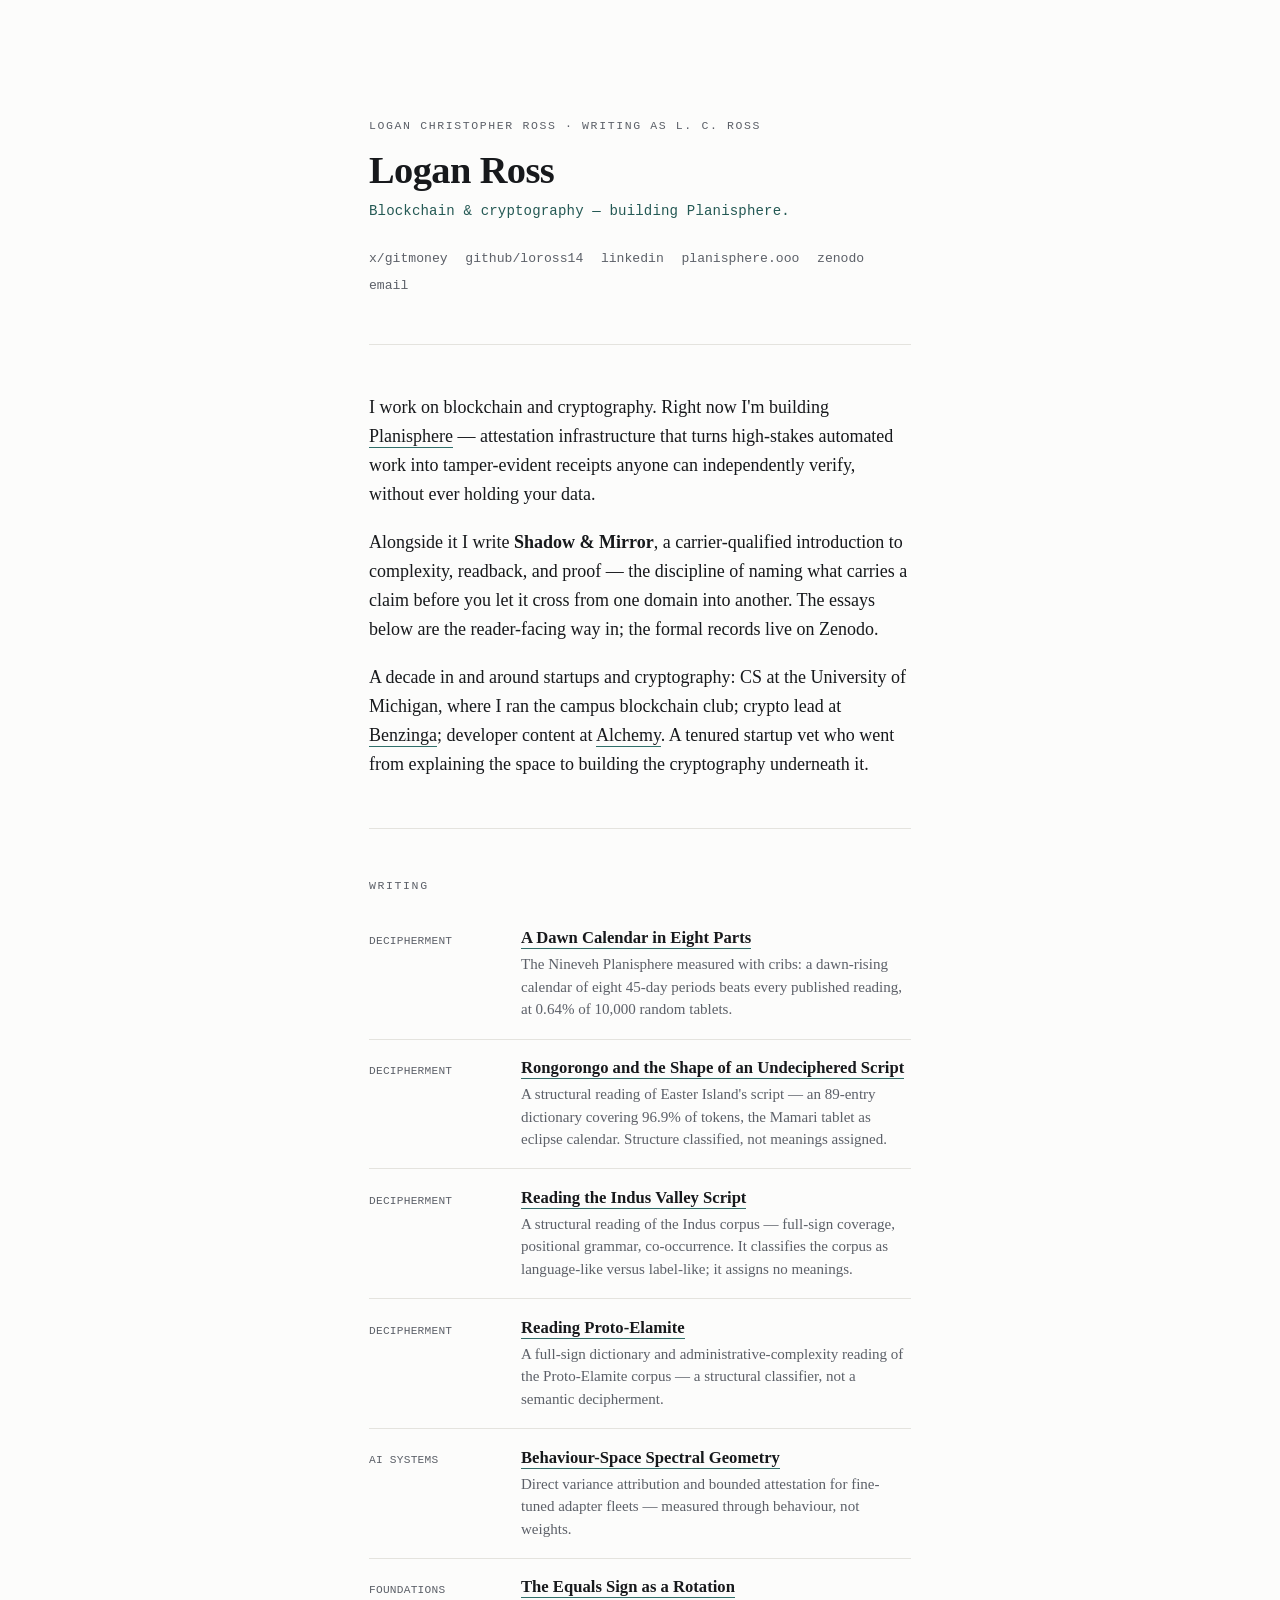
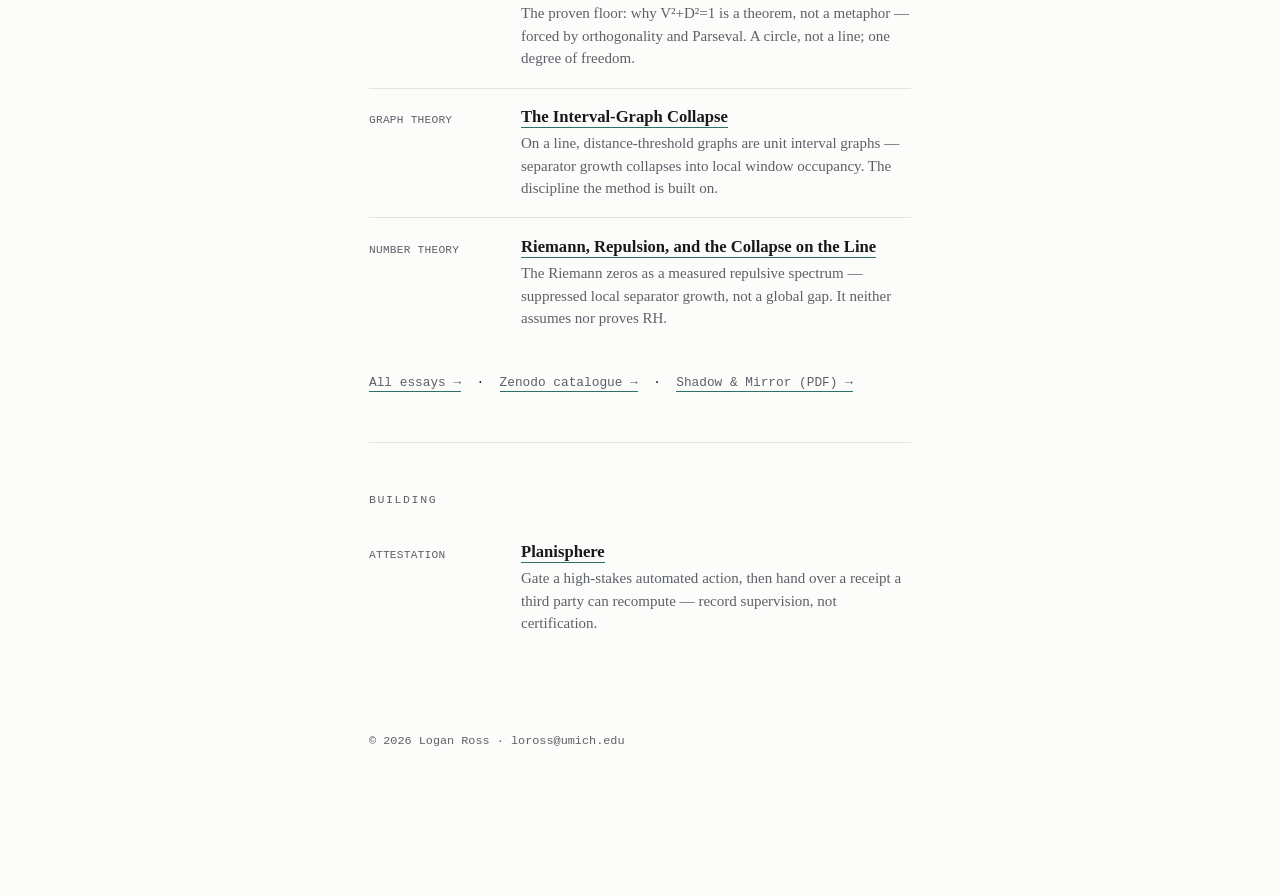
<file: public/index.html>
<!doctype html>
<html lang="en">
<head>
  <meta charset="utf-8">
  <meta name="viewport" content="width=device-width, initial-scale=1">
  <title>Logan Ross</title>
  <meta name="description" content="Logan Ross (L. C. Ross) works on blockchain and cryptography. Building Planisphere — attestation that turns high-stakes automated work into independently verifiable receipts. Author of Shadow & Mirror; UMich CS; Alchemy and Benzinga alum.">
  <link rel="canonical" href="https://logan.engineering/">
  <link rel="icon" href="/logie-copper-scroll.svg" type="image/svg+xml">
  <meta name="theme-color" content="#FCFCFB" media="(prefers-color-scheme: light)">
  <meta name="theme-color" content="#111317" media="(prefers-color-scheme: dark)">

  <meta property="og:type" content="profile">
  <meta property="og:title" content="Logan Ross (L. C. Ross)">
  <meta property="og:description" content="Computer scientist working on blockchain & cryptography. Founder of Planisphere — verifiable receipts for automated work. Formerly Benzinga crypto lead & Alchemy; author of Shadow & Mirror.">
  <meta property="og:url" content="https://logan.engineering/">
  <meta property="og:site_name" content="Logan Ross">
  <meta property="profile:first_name" content="Logan">
  <meta property="profile:last_name" content="Ross">
  <meta property="profile:username" content="gitmoney">

  <meta name="twitter:card" content="summary">
  <meta name="twitter:title" content="Logan Ross (L. C. Ross)">
  <meta name="twitter:description" content="Computer scientist working on blockchain & cryptography. Founder of Planisphere. Formerly Benzinga crypto lead & Alchemy; author of Shadow & Mirror.">
  <meta name="twitter:creator" content="@gitmoney">

  <script type="application/ld+json">
  {
    "@context":"https://schema.org",
    "@type":"Person",
    "name":"Logan Ross",
    "alternateName":["L. C. Ross","Logan Christopher Ross","gitmoney"],
    "url":"https://logan.engineering/",
    "description":"Computer scientist working on blockchain and cryptography. Founder of Planisphere, attestation infrastructure that turns high-stakes automated work into independently verifiable receipts. Formerly crypto lead at Benzinga and developer content at Alchemy; author of Shadow & Mirror and a Rongorongo decipherment.",
    "jobTitle":"Founder",
    "worksFor":{"@type":"Organization","name":"Planisphere","url":"https://planisphere.ooo"},
    "alumniOf":{"@type":"CollegeOrUniversity","name":"University of Michigan"},
    "knowsAbout":["Blockchain","Applied cryptography","Attestation","AI action gating","Complexity theory","Graph theory","Knowledge graphs","Script decipherment"],
    "sameAs":[
      "https://x.com/gitmoney",
      "https://www.linkedin.com/in/loganross22",
      "https://github.com/loross14",
      "https://zenodo.org/search?q=metadata.creators.person_or_org.name%3A%22Ross%2C%20Logan%22",
      "https://planisphere.ooo",
      "https://www.benzinga.com/money/author/logan-ross",
      "https://www.alchemy.com/author/logan-ross"
    ]
  }
  </script>

  <style>
    :root{
      --ground:#FCFCFB; --ink:#17191C; --muted:#5C6068;
      --hair:#E4E3DE; --accent:#2F6F6A; --accent-ink:#245954;
      --serif:"Charter","Iowan Old Style","Palatino Linotype",Palatino,Georgia,"Times New Roman",serif;
      --mono:ui-monospace,"SF Mono","JetBrains Mono",Menlo,Consolas,monospace;
      --measure:66ch;
    }
    @media (prefers-color-scheme:dark){
      :root{ --ground:#111317; --ink:#E9E9EC; --muted:#979BA3; --hair:#262A31; --accent:#66B9AF; --accent-ink:#7FC7BE; }
    }
    :root[data-theme="light"]{ --ground:#FCFCFB; --ink:#17191C; --muted:#5C6068; --hair:#E4E3DE; --accent:#2F6F6A; --accent-ink:#245954; }
    :root[data-theme="dark"]{ --ground:#111317; --ink:#E9E9EC; --muted:#979BA3; --hair:#262A31; --accent:#66B9AF; --accent-ink:#7FC7BE; }

    *{box-sizing:border-box}
    html{-webkit-text-size-adjust:100%}
    body{ margin:0; background:var(--ground); color:var(--ink); font-family:var(--serif); font-size:18px; line-height:1.62; -webkit-font-smoothing:antialiased; text-rendering:optimizeLegibility; }
    .wrap{max-width:var(--measure); margin:0 auto; padding:13vh 26px 16vh}

    .eyebrow{ font-family:var(--mono); font-size:.72rem; letter-spacing:.14em; text-transform:uppercase; color:var(--muted); margin:0 0 .9rem; }
    h1{ font-size:2.4rem; line-height:1.08; font-weight:600; letter-spacing:-.015em; margin:.1rem 0 .5rem; text-wrap:balance; }
    .role{font-family:var(--mono); font-size:.88rem; color:var(--accent-ink); margin:0 0 1.6rem; letter-spacing:.01em}
    .links{ display:flex; flex-wrap:wrap; gap:.35rem 1.1rem; font-family:var(--mono); font-size:.82rem; margin:0; padding:0; list-style:none; }
    .links a{color:var(--muted); text-decoration:none; border-bottom:1px solid transparent; padding-bottom:1px; transition:color .15s, border-color .15s}
    .links a:hover{color:var(--accent-ink); border-color:var(--accent)}

    hr{border:0; border-top:1px solid var(--hair); margin:3rem 0}

    section > p{margin:0 0 1.15rem}
    section > p:last-child{margin-bottom:0}
    strong{font-weight:600}
    em{font-style:italic}
    a.inline{color:var(--ink); text-decoration:none; border-bottom:1px solid var(--accent); padding-bottom:1px; transition:color .15s}
    a.inline:hover{color:var(--accent-ink)}

    .list{list-style:none; margin:0; padding:0}
    .list li{ display:grid; grid-template-columns:8.5rem 1fr; gap:1rem; padding:1.1rem 0; border-top:1px solid var(--hair); }
    .list li:first-child{border-top:0}
    .tag{font-family:var(--mono); font-size:.7rem; color:var(--muted); padding-top:.3rem; letter-spacing:.02em; text-transform:uppercase}
    .entry h3{margin:0 0 .25rem; font-size:1.04rem; font-weight:600; line-height:1.32}
    .entry h3 a{color:var(--ink); text-decoration:none; border-bottom:1px solid var(--accent); padding-bottom:1px; transition:color .15s}
    .entry h3 a:hover{color:var(--accent-ink)}
    .entry p{margin:0; color:var(--muted); font-size:.94rem; line-height:1.5}

    .more{font-family:var(--mono); font-size:.8rem; margin:1.6rem 0 0}
    .more a{color:var(--muted); text-decoration:none; border-bottom:1px solid var(--accent); padding-bottom:1px}
    .more a:hover{color:var(--accent-ink)}

    footer{margin-top:5rem; font-family:var(--mono); font-size:.74rem; color:var(--muted)}
    a:focus-visible, .links a:focus-visible{outline:2px solid var(--accent); outline-offset:3px; border-radius:2px}
    @media (prefers-reduced-motion:reduce){*{transition:none !important}}
    @media (max-width:560px){
      .wrap{padding:8vh 20px 12vh}
      h1{font-size:2rem}
      .list li{grid-template-columns:1fr; gap:.2rem}
      .tag{padding-top:0}
    }
  </style>
</head>
<body>
  <main class="wrap">
    <header>
      <p class="eyebrow">Logan Christopher Ross · writing as L.&nbsp;C.&nbsp;Ross</p>
      <h1>Logan Ross</h1>
      <p class="role">Blockchain &amp; cryptography — building Planisphere.</p>
      <ul class="links">
        <li><a href="https://x.com/gitmoney">x/gitmoney</a></li>
        <li><a href="https://github.com/loross14">github/loross14</a></li>
        <li><a href="https://www.linkedin.com/in/loganross22">linkedin</a></li>
        <li><a href="https://planisphere.ooo">planisphere.ooo</a></li>
        <li><a href="https://zenodo.org/search?q=metadata.creators.person_or_org.name%3A%22Ross%2C%20Logan%22">zenodo</a></li>
        <li><a href="mailto:loross@umich.edu">email</a></li>
      </ul>
    </header>

    <hr>

    <section aria-label="About">
      <p>I work on blockchain and cryptography. Right now I'm building <a class="inline" href="https://planisphere.ooo">Planisphere</a> — attestation infrastructure that turns high-stakes automated work into tamper-evident receipts anyone can independently verify, without ever holding your data.</p>
      <p>Alongside it I write <strong>Shadow&nbsp;&amp;&nbsp;Mirror</strong>, a carrier-qualified introduction to complexity, readback, and proof — the discipline of naming what carries a claim before you let it cross from one domain into another. The essays below are the reader-facing way in; the formal records live on Zenodo.</p>
      <p>A decade in and around startups and cryptography: CS at the University of Michigan, where I ran the campus blockchain club; crypto lead at <a class="inline" href="https://www.benzinga.com/money/author/logan-ross">Benzinga</a>; developer content at <a class="inline" href="https://www.alchemy.com/author/logan-ross">Alchemy</a>. A tenured startup vet who went from explaining the space to building the cryptography underneath it.</p>
    </section>

    <hr>

    <section aria-label="Writing">
      <p class="eyebrow">Writing</p>
      <ul class="list">
        <li>
          <span class="tag">Decipherment</span>
          <div class="entry">
            <h3><a href="/essays/dawn-calendar-k8538">A Dawn Calendar in Eight Parts</a></h3>
            <p>The Nineveh Planisphere measured with cribs: a dawn-rising calendar of eight 45-day periods beats every published reading, at 0.64% of 10,000 random tablets.</p>
          </div>
        </li>
        <li>
          <span class="tag">Decipherment</span>
          <div class="entry">
            <h3><a href="/essays/deciphering-rongorongo">Rongorongo and the Shape of an Undeciphered Script</a></h3>
            <p>A structural reading of Easter Island's script — an 89-entry dictionary covering 96.9% of tokens, the Mamari tablet as eclipse calendar. Structure classified, not meanings assigned.</p>
          </div>
        </li>
        <li>
          <span class="tag">Decipherment</span>
          <div class="entry">
            <h3><a href="/essays/reading-indus-valley-script">Reading the Indus Valley Script</a></h3>
            <p>A structural reading of the Indus corpus — full-sign coverage, positional grammar, co-occurrence. It classifies the corpus as language-like versus label-like; it assigns no meanings.</p>
          </div>
        </li>
        <li>
          <span class="tag">Decipherment</span>
          <div class="entry">
            <h3><a href="/essays/reading-proto-elamite">Reading Proto-Elamite</a></h3>
            <p>A full-sign dictionary and administrative-complexity reading of the Proto-Elamite corpus — a structural classifier, not a semantic decipherment.</p>
          </div>
        </li>
        <li>
          <span class="tag">AI Systems</span>
          <div class="entry">
            <h3><a href="/essays/behaviour-space-spectral-geometry">Behaviour-Space Spectral Geometry</a></h3>
            <p>Direct variance attribution and bounded attestation for fine-tuned adapter fleets — measured through behaviour, not weights.</p>
          </div>
        </li>
        <li>
          <span class="tag">Foundations</span>
          <div class="entry">
            <h3><a href="/essays/the-equals-sign-as-a-rotation">The Equals Sign as a Rotation</a></h3>
            <p>The proven floor: why V²+D²=1 is a theorem, not a metaphor — forced by orthogonality and Parseval. A circle, not a line; one degree of freedom.</p>
          </div>
        </li>
        <li>
          <span class="tag">Graph Theory</span>
          <div class="entry">
            <h3><a href="/essays/interval-graph-collapse-separator-growth">The Interval-Graph Collapse</a></h3>
            <p>On a line, distance-threshold graphs are unit interval graphs — separator growth collapses into local window occupancy. The discipline the method is built on.</p>
          </div>
        </li>
        <li>
          <span class="tag">Number Theory</span>
          <div class="entry">
            <h3><a href="/essays/riemann-repulsion-collapse-treewidth">Riemann, Repulsion, and the Collapse on the Line</a></h3>
            <p>The Riemann zeros as a measured repulsive spectrum — suppressed local separator growth, not a global gap. It neither assumes nor proves RH.</p>
          </div>
        </li>
      </ul>
      <p class="more"><a href="/essays">All essays →</a> &nbsp;·&nbsp; <a href="https://zenodo.org/search?q=metadata.creators.person_or_org.name%3A%22Ross%2C%20Logan%22">Zenodo catalogue →</a> &nbsp;·&nbsp; <a href="/thesis.pdf">Shadow &amp; Mirror (PDF) →</a></p>
    </section>

    <hr>

    <section aria-label="Building">
      <p class="eyebrow">Building</p>
      <ul class="list">
        <li>
          <span class="tag">Attestation</span>
          <div class="entry">
            <h3><a href="https://planisphere.ooo">Planisphere</a></h3>
            <p>Gate a high-stakes automated action, then hand over a receipt a third party can recompute — record supervision, not certification.</p>
          </div>
        </li>
      </ul>
    </section>

    <footer>© 2026 Logan Ross · loross@umich.edu</footer>
  </main>
</body>
</html>
</file>
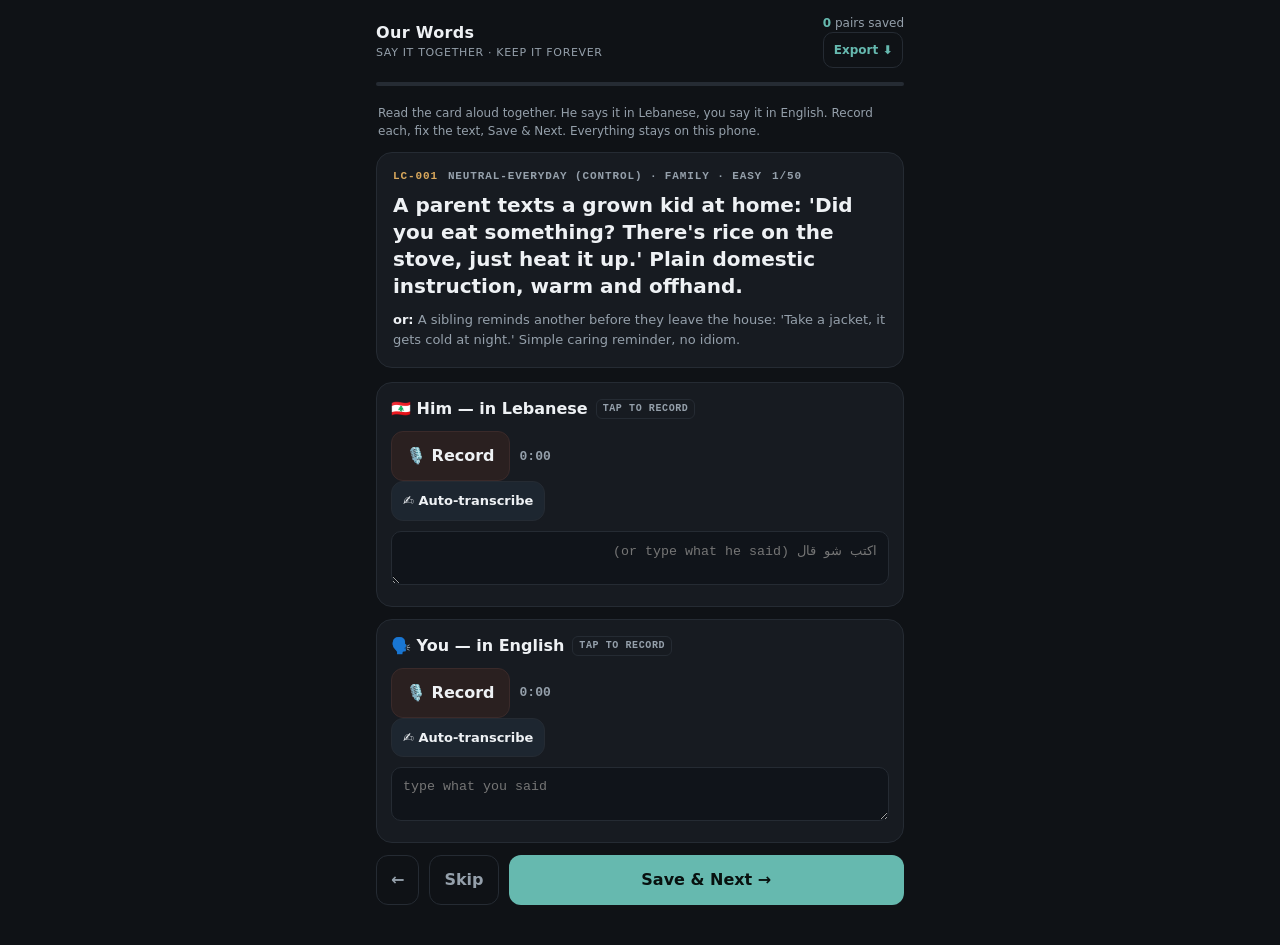
<file: public/collect/index.html>
<!doctype html>
<html lang="en">
<head>
<meta charset="utf-8">
<meta name="viewport" content="width=device-width, initial-scale=1, viewport-fit=cover">
<meta name="robots" content="noindex,nofollow">
<meta name="theme-color" content="#0f1216">
<meta name="apple-mobile-web-app-capable" content="yes">
<meta name="apple-mobile-web-app-status-bar-style" content="black-translucent">
<meta name="apple-mobile-web-app-title" content="Our Words">
<title>Our Words</title>
<style>
  :root{--bg:#0f1216;--card:#171b21;--ink:#eef1f4;--dim:#95a0ab;--hair:#252b33;--accent:#66b9af;--rec:#e5604e;--gold:#d9a85c}
  *{box-sizing:border-box}
  html,body{margin:0;height:100%}
  body{background:var(--bg);color:var(--ink);font:16px/1.5 -apple-system,BlinkMacSystemFont,"Segoe UI",system-ui,sans-serif;
       padding:env(safe-area-inset-top) env(safe-area-inset-right) env(safe-area-inset-bottom) env(safe-area-inset-left);
       -webkit-font-smoothing:antialiased}
  .wrap{max-width:560px;margin:0 auto;padding:14px 16px 40px;display:flex;flex-direction:column;min-height:100%}
  header{display:flex;align-items:center;justify-content:space-between;gap:10px;margin-bottom:12px}
  .brand{font-weight:800;letter-spacing:.02em}
  .brand small{display:block;font-weight:500;font-size:11px;color:var(--dim);letter-spacing:.06em;text-transform:uppercase}
  .count{font-size:12px;color:var(--dim);text-align:right}
  .count b{color:var(--accent)}
  .bar{height:4px;background:var(--hair);border-radius:99px;overflow:hidden;margin:2px 0 16px}
  .bar>i{display:block;height:100%;background:var(--accent);width:0;transition:width .3s}
  .card{background:var(--card);border:1px solid var(--hair);border-radius:16px;padding:18px 16px;margin-bottom:14px}
  .meta{font:600 11px/1 ui-monospace,Menlo,monospace;letter-spacing:.08em;text-transform:uppercase;color:var(--gold);margin-bottom:10px;display:flex;gap:10px;flex-wrap:wrap}
  .meta .n{color:var(--dim)}
  .prompt{font-size:20px;line-height:1.35;font-weight:600}
  .alt{margin-top:10px;font-size:13px;color:var(--dim)}
  .alt b{color:var(--ink);font-weight:600}
  .zone{background:var(--card);border:1px solid var(--hair);border-radius:16px;padding:14px;margin-bottom:12px}
  .zlab{font-weight:700;margin-bottom:10px;display:flex;align-items:center;gap:8px}
  .zlab .tag{font:600 10px/1 ui-monospace,Menlo,monospace;color:var(--dim);border:1px solid var(--hair);border-radius:6px;padding:4px 6px;text-transform:uppercase;letter-spacing:.06em}
  .rowb{display:flex;align-items:center;gap:10px;flex-wrap:wrap}
  button{font:inherit;cursor:pointer;border:0;border-radius:12px;padding:12px 14px;background:#222a31;color:var(--ink);font-weight:600}
  button:active{transform:translateY(1px)}
  .rec{background:#2a2020;border:1px solid #3a2a2a}
  .rec.on{background:var(--rec);border-color:var(--rec);color:#fff;animation:pulse 1.1s ease-in-out infinite}
  @keyframes pulse{0%,100%{box-shadow:0 0 0 0 #e5604e55}50%{box-shadow:0 0 0 8px #e5604e00}}
  .time{font:600 13px ui-monospace,Menlo,monospace;color:var(--dim);min-width:44px}
  audio{height:34px;flex:1;min-width:140px}
  textarea{width:100%;margin-top:10px;background:#10141a;color:var(--ink);border:1px solid var(--hair);border-radius:10px;
           padding:11px;font:16px/1.4 inherit;resize:vertical;min-height:52px}
  textarea[dir=rtl]{text-align:right}
  .dictate{background:#1d2630;border:1px solid var(--hair);font-size:13px;padding:9px 11px}
  .nav{display:flex;gap:10px;margin-top:4px}
  .nav .save{flex:1;background:var(--accent);color:#08110f;font-weight:800}
  .nav .ghost{background:transparent;border:1px solid var(--hair);color:var(--dim)}
  .exp{background:transparent;border:1px solid var(--hair);color:var(--accent);font-size:12px;padding:8px 10px;border-radius:10px}
  .hint{font-size:12px;color:var(--dim);margin:2px 2px 12px}
  .done{text-align:center;padding:30px 10px}
  .done h2{color:var(--accent)}
</style>
</head>
<body>
<div class="wrap">
  <header>
    <div class="brand">Our Words<small>say it together · keep it forever</small></div>
    <div>
      <div class="count"><b id="savedN">0</b> pairs saved</div>
      <button class="exp" id="export">Export ⬇</button>
    </div>
  </header>
  <div class="bar"><i id="prog"></i></div>
  <div class="hint" id="hint">Read the card aloud together. He says it in Lebanese, you say it in English. Record each, fix the text, Save &amp; Next. Everything stays on this phone.</div>
  <div id="app"></div>
</div>

<script>
const SITUATIONS = [{"id": "LC-001", "stratum": "neutral-everyday (control)", "domain": "family", "difficulty": "easy", "prompt": "A parent texts a grown kid at home: 'Did you eat something? There's rice on the stove, just heat it up.' Plain domestic instruction, warm and offhand.", "alt": "A sibling reminds another before they leave the house: 'Take a jacket, it gets cold at night.' Simple caring reminder, no idiom."}, {"id": "LC-002", "stratum": "neutral-everyday (control)", "domain": "food", "difficulty": "easy", "prompt": "At a bakery counter: 'Give me two croissants and a coffee to go.' A short, everyday order with one embedded French food-loan (croissant).", "alt": "Around the table someone offers: 'You want more? There's still some left, don't be shy.' Casual second helping offer."}, {"id": "LC-003", "stratum": "neutral-everyday (control)", "domain": "church", "difficulty": "easy", "prompt": "Two people confirm plans after Sunday service: 'Mass is at ten this week, not eleven.' Flat scheduling fact in a church setting.", "alt": "Someone tells a family member: 'The priest asked about you, he said to come by.' Simple relayed message."}, {"id": "LC-004", "stratum": "neutral-everyday (control)", "domain": "logistics", "difficulty": "med", "prompt": "Coordinating a pickup: 'The taxi's downstairs, I'll meet you at the garage in five minutes.' Short logistics with an embedded French-loan (garage).", "alt": "Texting about an errand: 'Can you drop the package at the reception on your way down?' Everyday favor with a French-flavored loan (reception)."}, {"id": "LC-005", "stratum": "neutral-everyday (control)", "domain": "politics-light", "difficulty": "easy", "prompt": "Running late to meet friends: text them to start without you, you'll grab a coffee on the way.", "alt": "Half-following the news, someone shrugs to a friend: 'Same story every election, nothing changes.' Light political throwaway."}, {"id": "LC-006", "stratum": "neutral-everyday (control)", "domain": "emotional", "difficulty": "easy", "prompt": "Messaging a friend to ask how their weekend was and what their plans are for the coming weekend.", "alt": "Checking in gently: 'You sounded off yesterday, everything okay?' Short caring emotional check."}, {"id": "LC-007", "stratum": "neutral-everyday (control)", "domain": "social", "difficulty": "easy", "prompt": "Arriving to meet people: complain lightly that traffic was insane and you're completely wiped.", "alt": "Bumping into someone: 'It's been forever, we really need to catch up.' Casual social reconnect line."}, {"id": "LC-008", "stratum": "neutral-everyday (control)", "domain": "family", "difficulty": "med", "prompt": "Inviting someone over for dinner this week and coordinating which evening works to get together.", "alt": "Organizing a family gathering: 'Everyone's coming to my place Sunday, bring the kids.' Simple household coordination."}, {"id": "LC-009", "stratum": "heavy-french-code-switch", "domain": "food", "difficulty": "med", "prompt": "Running late to a friend's place for lunch; text them to go ahead and start eating without you, you'll grab a coffee on the way. (contrastive meaning A) — heavy French code-switch: open with a greeting/apology slot (bonjour/désolé[e]), the 'start without me' clause (commencez sans moi), and the 'coffee on the way' noun slot (café/prendre un café en route).", "alt": "At the boulangerie before a get-together, texting the host to ask whether you should bring the usual croissants or grab something else. — French code-switch in the pastry/bakery nouns (boulangerie, croissants) plus a casual checking-in connector (bon, du coup, sinon)."}, {"id": "LC-010", "stratum": "heavy-french-code-switch", "domain": "church", "difficulty": "hard", "prompt": "Catching up with a friend after Sunday mass; ask how their weekend was and what they're up to now. (contrastive meaning B) — very dense French: greeting slot (coucou/alors), the 'this weekend' noun (ce weekend), and the 'how was it / what are you doing' clause (c'était comment / tu fais quoi).", "alt": "Grumbling to another parishioner about who's supposed to organize the choir and flowers for the saint's feast this Sunday. — heavy French in the logistics/church nouns (la chorale, l'organisation, normalement) with an exasperated connector (franchement, quand même)."}, {"id": "LC-011", "stratum": "heavy-french-code-switch", "domain": "logistics", "difficulty": "med", "prompt": "Arriving somewhere and venting that the traffic was insane and you're completely wiped. (contrastive meaning C) — French slots for the highway/jam noun (l'autoroute, embouteillage) and the 'wiped/dead' idiom (crevé[e], je suis mort[e]) plus intensifier (franchement).", "alt": "Texting someone to come pick you up because there's nowhere to park downtown and you're circling. — French code-switch in the parking/logistics slots (le parking, se garer, centre-ville) with a casual ask connector (du coup, tu peux)."}, {"id": "LC-012", "stratum": "heavy-french-code-switch", "domain": "politics-light", "difficulty": "hard", "prompt": "Inviting a friend or relative over for dinner this week and pinning down which evening works. (contrastive meaning D) — dense French: the invite clause (venez dîner, on organise un truc), 'this week' (cette semaine), and a warm connector (bon, alors, ça vous dit).", "alt": "At a family table, warmly deflecting an uncle's political rant with a joke so dinner stays pleasant. — heavy French connectors and softeners (bon, écoute, on va pas commencer, laisse tomber) around the politics-light topic."}, {"id": "LC-013", "stratum": "heavy-french-code-switch", "domain": "emotional", "difficulty": "med", "prompt": "Consoling a friend right after a breakup; tell them they'll be okay and to hang in there. — French comfort slots: vocative (chérie/mon coeur), the 'it'll be fine' idiom (ça va aller), and encouragement (courage).", "alt": "Telling someone you really missed them and you're touched they showed up. — French affect slots: 'I missed you' (tu m'as manqué) and a warm intensifier (vraiment, ça me touche)."}, {"id": "LC-014", "stratum": "heavy-french-code-switch", "domain": "social", "difficulty": "hard", "prompt": "Trading gossip at a party about how someone has changed / what they showed up wearing. — dense French: opener (franchement / t'as vu), evaluative slots (c'est n'importe quoi, genre), and a knowing connector (quand même).", "alt": "Wriggling out of a party invite politely without committing, leaving the door open. — French hedging slots (on verra, peut-être, je vais essayer, en tout cas)."}, {"id": "LC-015", "stratum": "heavy-french-code-switch", "domain": "family", "difficulty": "med", "prompt": "Reassuring your mother on the phone that you're on your way and she shouldn't worry. — warm family French: vocative (maman/téta), 'don't worry' (ne t'inquiète pas), and 'I'm coming' (j'arrive).", "alt": "Coordinating with a sibling about who's picking up which dish for the Sunday family lunch. — French code-switch in the meal/logistics nouns (le déjeuner, le plat, du coup) with a casual divvy-up connector."}, {"id": "LC-016", "stratum": "heavy-french-code-switch", "domain": "food", "difficulty": "hard", "prompt": "Raving about a dish you just ate, saying it was absolutely delicious. — French food-praise idiom slots (un délice, c'était trop bon, franchement délicieux) as non-compositional praise.", "alt": "Politely turning down a third helping because you're stuffed and it was very rich. — French slots for 'I'm full' (je suis calé[e] / j'en peux plus) and 'too rich' (trop lourd, c'était copieux)."}, {"id": "LC-017", "stratum": "heavy-french-code-switch", "domain": "church", "difficulty": "med", "prompt": "Sorting out with family which mass you're all going to and what time to leave. — French church/time slots (la messe de dix heures, on part quand) plus a coordinating connector (bon, alors).", "alt": "Chatting about the reception after a cousin's baptism at church — who's coming and where it's held. — French event nouns (le baptême, la réception, la salle) with a casual info-swap connector."}, {"id": "LC-018", "stratum": "heavy-french-code-switch", "domain": "logistics", "difficulty": "hard", "prompt": "Last-minute and apologetic, asking to push a plan back an hour because you're swamped. — heavy French: apology (désolé[e]), 'can we push it' (on peut décaler / reporter), and 'swamped' (je suis débordé[e]).", "alt": "Giving someone driving directions: take the highway, this exit, and meet out front. — dense French route slots (l'autoroute, la sortie, rendez-vous devant, tout droit)."}, {"id": "LC-019", "stratum": "french-syriac-loan+religious", "domain": "politics-light", "difficulty": "med", "prompt": "At a big family Sunday lunch, an uncle half-jokes that the whole village votes exactly how the priest (abouna) hints from the pulpit, and shrugs it off with a tired 'God help us.'", "alt": "Someone griping that the municipality only repaves the road by the church right before the saint's (mar) feast so the bishop's motorcade looks presentable."}, {"id": "LC-020", "stratum": "french-syriac-loan+religious", "domain": "emotional", "difficulty": "hard", "prompt": "Consoling a grieving friend at a wake, telling them their father is with the saints now and 'may God rest his soul,' the condolence formula slipping between Arabic and a French 'que Dieu ait son âme.'", "alt": "After a bad health scare, someone chokes up with gratitude saying they lit a candle to the Virgin and made a vow (nazr), dropping a 'franchement' and an English 'I swear to God.'"}, {"id": "LC-021", "stratum": "french-syriac-loan+religious", "domain": "social", "difficulty": "med", "prompt": "After mass, casually inviting a friend to swing by the house for the baptism (ma'moudiyye) celebration, promising coffee and that it won't run long.", "alt": "Making dinner plans and pausing to ask whether the friend is keeping the big fast (el-sawm el-kbir / Lent) this year, so they don't pick a meat place."}, {"id": "LC-022", "stratum": "french-syriac-loan+religious", "domain": "family", "difficulty": "hard", "prompt": "A grandmother catches a kid heading out the door and rattles off a rapid-fire blessing over a sneeze, half in French, then tells him to kiss the icon (icone) on the way out and not forget his teta.", "alt": "A parent gently guilt-trips their grown kid for skipping Sunday mass (qeddas), invoking that their teta prays for them every single day, with a French 'quand même' sliding in."}, {"id": "LC-023", "stratum": "french-syriac-loan+religious", "domain": "food", "difficulty": "med", "prompt": "At the table during the fast, explaining that this version of the dish is the lenten/fasting (siyami) one with no meat or dairy, and pushing a second helping on a guest.", "alt": "Telling everyone to save room for the ma'moul cookies teta only bakes for Easter (Eid el-Qiyame), because she's been at it since dawn."}, {"id": "LC-024", "stratum": "french-syriac-loan+religious", "domain": "church", "difficulty": "hard", "prompt": "A subdeacon whispering during the liturgy that the deacon (shammas) forgot the incense (bakhour) again and the monk (raheb) is quietly furious, with a 'franchement' and an English aside thrown in.", "alt": "Two people arguing before Sunday whether to sing the hymn in Syriac or Arabic, one insisting the old Syriac Qadishat (the Trisagion, 'Qadishat Aloho') just hits different."}, {"id": "LC-025", "stratum": "idiom-proverb-cultural", "domain": "logistics", "difficulty": "hard", "prompt": "Your cousin is trying to cram a whole apartment move into one afternoon, double-booking the truck, the movers, and lunch, and getting frantic. You wave him off and tell him to breathe — it'll all get done in God's time, no need to tear yourself apart over it — using the set proverb that scolds someone for rushing because haste is exactly what wrecks the job.", "alt": "A friend asks you, in the same breath, to swing by the church hall and load the fair tables AND drive his mother to the airport across town at the same hour. You turn him down with the fixed one-person-can't-do-two-jobs idiom (the 'you can't hold two watermelons in one hand' type), half-laughing, swearing by the Cross you'd need to clone yourself."}, {"id": "LC-026", "stratum": "idiom-proverb-cultural", "domain": "politics-light", "difficulty": "adv", "prompt": "You're arguing about the coming election and someone still believes a new face will fix things. You shut it down with the cynical proverb meaning it's the same rule under a different rider — swap the saddle, it's the same donkey — the leadership changes costume but nothing underneath moves. Drop a French filler (genre, quand-même) mid-sentence as an educated speaker would.", "alt": "Two big regional powers are squaring off and everyone's picking sides. You argue for staying out of it with the proverb about how, when the big ones fight, it's the small people underneath who get crushed — the weak player is the one who pays. Let a French connector slip in the way an educated speaker code-switches."}, {"id": "LC-027", "stratum": "idiom-proverb-cultural", "domain": "emotional", "difficulty": "hard", "prompt": "A close friend just buried a parent and is drowning. You sit with them and offer the fatalistic-but-tender consolation proverb — that God never loads you past what your shoulders can carry, that the cross He hands you He also helps you bear. The message is heavily code-switched, French and Arabic braided the way this milieu actually grieves aloud.", "alt": "You've been sick with worry over your kid who won't call back, and you tell your sister you're being eaten alive inside about it — using the visceral body-idiom for consuming, gnawing dread (the 'eating your own heart / blood' type), sighing an appeal to the Virgin. The line is thick with French filler as an anxious, educated speaker would slip into it."}, {"id": "LC-028", "stratum": "idiom-proverb-cultural", "domain": "social", "difficulty": "adv", "prompt": "At a family lunch the gossip turns to a mutual friend who's all honey to your face and then knifes you the second you leave. You sum her up with the two-faced proverb — the one about someone who kisses you and counts your teeth while doing it — swearing by a saint that you've seen it yourself.", "alt": "A cousin in her thirties is getting teased at a gathering for still being single and starts to fret. You warmly hush the table with the proverb that everyone's match comes in its written time, God's hand not yours — and toss in the nod to the saint people invoke to find a husband (Mar Antonios). Keep it teasing and affectionate."}, {"id": "LC-029", "stratum": "idiom-proverb-cultural", "domain": "family", "difficulty": "hard", "prompt": "Watching your nephew pull the exact same stubborn stunt his father was famous for, you laugh and land the heredity proverb — the son of the duck is a born swimmer, the apple doesn't fall far — with a light French aside and a quick 'God keep him.' It's fond, not critical.", "alt": "Your brother and you had a blowup last month but he's in trouble now and of course you're the first one there. You explain it to a friend with the loyalty proverb that blood never turns to water — family stays family however ugly the fight got — with a light French phrase and a 'thank God we have each other.'"}, {"id": "LC-030", "stratum": "idiom-proverb-cultural", "domain": "food", "difficulty": "adv", "prompt": "A guy at the restaurant is being suspiciously generous — extra dishes, extra smiles, no bill in sight — and you lean over to warn your friend that something's cooking under all this, there's a pot with a lid on it here, i.e. a hidden agenda behind the free food. Braid in heavy French the way this crowd talks over a meal.", "alt": "Someone raves about a caterer everyone hyped, but the food and the man both turned out utterly charmless. You dismiss him with the idiom that his food has no salt — the 'saltless / bland person' put-down for someone with zero charm or flavor — dropping several French words as an educated foodie would."}, {"id": "LC-031", "stratum": "idiom-proverb-cultural", "domain": "church", "difficulty": "hard", "prompt": "After Mass you and a friend clock the man who's pious as a statue in the pew and then a tyrant to his wife and workers all week. You skewer him with the hypocrite proverb — a saint in the church, a devil at home — dry and warm, muttering it so only she hears, half-crossing yourself.", "alt": "A younger cousin is too ashamed to go to confession, sure he's too far gone to be forgiven. You reassure him with the mercy proverb that God's door never shuts, that the way back is always open however late you come — warm, plain, no lecturing."}, {"id": "LC-032", "stratum": "idiom-proverb-cultural", "domain": "logistics", "difficulty": "adv", "prompt": "Your teammate tried to launch the delivery before the paperwork, the payment, or the address were sorted, and predictably it collapsed. You explain the fiasco with the idiom for doing things backwards — hitching everything in the wrong order, the cart dragging the horse — with a light French aside about how obviously it fell apart.", "alt": "A shipment has been a month-long ordeal of excuses and reroutes and everyone's exhausted arguing about it. You call it with the idiom for cutting losses and closing the file — enough, we've eaten enough dirt over this, shut the subject — with one French word tossed in as you wave it off."}, {"id": "LC-033", "stratum": "pragmatics-tone", "domain": "politics-light", "difficulty": "med", "prompt": "A dry, resigned crack about the government providing two hours of electricity a day, delivered as a mock-blessing — thanking the state and even invoking a saint sarcastically, as in 'even Mar Charbel couldn't fix this grid.' Bitter but affectionate, not a rant.", "alt": "At a family lunch, someone tiptoeing around their political leanings to avoid starting a fight — heavily hedged, 'I'm not saying I'd vote for them, but let's just say the other side is worse.' Careful, non-committal, half-swallowed."}, {"id": "LC-034", "stratum": "pragmatics-tone", "domain": "emotional", "difficulty": "hard", "prompt": "Consoling a friend crying over a breakup, where the warmth is delivered entirely through insult — calling them an idiot for wasting tears on him while pulling them into a hug. One French connective ('mais...') slips in.", "alt": "Admitting you miss someone but hedging hard to dodge the vulnerability — 'it's fine, I don't really think about it, it's just the house is quieter, that's all.' Grief buried under understatement and deflection."}, {"id": "LC-035", "stratum": "pragmatics-tone", "domain": "social", "difficulty": "med", "prompt": "Turning down yet another night out with over-the-top warm excuses and teasing the friend for always overscheduling — 'habibe I love you, but one more Thursday out and I'm dead, plus I have church in the morning.' Dense French/English code-switch, playful refusal.", "alt": "Backhandedly 'congratulating' a mutual friend's flashy new car in a group chat — 'bravo to him, really, très chic, must be nice for some people.' Catty admiration that means the opposite."}, {"id": "LC-036", "stratum": "pragmatics-tone", "domain": "family", "difficulty": "hard", "prompt": "A mother mildly guilt-tripping her kid for never calling, wrapped in mock-martyr sweetness — 'no, no, don't worry about me, I'm used to it now, I'm fine.' Warmth and reproach fused into one passive-aggressive breath.", "alt": "Ribbing a sibling who's suddenly gotten responsible and settled down — 'look at him, all grown up, who even is this man.' Affectionate mock-astonishment at the change."}, {"id": "LC-037", "stratum": "pragmatics-tone", "domain": "food", "difficulty": "med", "prompt": "Fending off an aunt (Tante Thérèse) piling on a third helping, mock-protesting before caving — 'I swear one more piece and I won't fit through the door... fine, half.' A French tag slips in. Warm tug-of-war, not real refusal.", "alt": "Politely lying about someone's failed dish to spare their feelings — 'no, really, it's... interesting, bon, I've honestly never tasted anything like it.' Strained hedged fake-praise."}, {"id": "LC-038", "stratum": "pragmatics-tone", "domain": "church", "difficulty": "hard", "prompt": "Griping affectionately about the priest's endless sermon while still clearly loving the place — 'God forgive me, but if he talks five more minutes I'm converting.' Irreverent, heavy code-switch, said under one's breath in the pew.", "alt": "Needling a friend who only ever shows up to church at Christmas and Easter — 'ah, look who finally remembered where the church is.' Sarcastic welcome as a greeting."}, {"id": "LC-039", "stratum": "register-trap", "domain": "logistics", "difficulty": "med", "prompt": "A friend texting to sort out a ride: they're saying don't stress about picking them up, they'll just grab a service (shared taxi) and meet everyone at the place — casual, reassuring, waving off the fuss over logistics.", "alt": "Someone confirming plans for tomorrow: telling the group they'll swing by around noon-ish to drop off the keys, no need to wait around, they'll figure it out — offhand coordinating tone."}, {"id": "LC-040", "stratum": "register-trap", "domain": "politics-light", "difficulty": "hard", "prompt": "Ribbing the government at a family lunch: someone shrugging that of course the electricity's out again, what did you expect, this is how it's always been and nobody's coming to fix it — dry, resigned, half-joking political cynicism.", "alt": "Reacting to a politician's promise on TV: waving a hand and saying yeah, sure, we've heard this song before, they'll say anything till the election and then vanish — cynical but light, not a rant."}, {"id": "LC-041", "stratum": "register-trap", "domain": "emotional", "difficulty": "med", "prompt": "Comforting a friend who's spiraling before a big decision: telling them gently to breathe, it's going to be okay, God willing it works out, and whatever happens you're not alone in it — tender, steadying.", "alt": "Checking in on someone who's been down: saying you've been on my mind, don't keep it all bottled up, come by and we'll have coffee and you'll feel lighter — caring, unhurried."}, {"id": "LC-042", "stratum": "register-trap", "domain": "social", "difficulty": "hard", "prompt": "Gossiping at a gathering about someone who's putting on airs: saying she's acting like she's better than everyone now that she moved to the fancy neighborhood, but we remember where she came from — catty, knowing, socially loaded.", "alt": "Describing an awkward social obligation: complaining you have to show your face at the neighbor's thing even though you'd rather not, because otherwise people will talk — resigned, insider-social tone."}, {"id": "LC-043", "stratum": "register-trap", "domain": "family", "difficulty": "med", "prompt": "A mother nagging warmly on the phone: telling her adult kid to eat something, you're skin and bones, did you sleep, call your grandmother, she keeps asking about you — affectionate scolding, rapid-fire.", "alt": "An aunt guilt-tripping lovingly about a visit: saying you never come see us anymore, we're not going to be around forever, bring the kids, the door is always open — heartfelt family pressure."}, {"id": "LC-044", "stratum": "register-trap", "domain": "food", "difficulty": "hard", "prompt": "Bragging about a home cook at the table: insisting you have to try the kibbeh, nobody makes it like my mother, one bite and you'll forget your own name — hyperbolic, delighted food-praise.", "alt": "Turning down a third helping while being pressured: laughing that you can't, you're going to burst, everything was incredible but have mercy — the ritual over-feeding push-and-pull."}, {"id": "LC-045", "stratum": "arabizi-orthographic-variation", "domain": "church", "difficulty": "med", "prompt": "A cousin texts you to hurry up for the evening liturgy: 'Are you coming to the 7 o'clock Mass at Mar Charbel? Someone's saving us a seat, don't be late.' The sentence should also carry a casual aside like 'is anyone even coming' so the ḥa-sound word for 'someone/anybody' appears.", "alt": "After Sunday service a warm relative pulls you aside: 'Come light a candle with me at Our Lady's, then we'll go get coffee, my dear.' Include a term of endearment aimed at the listener so the glottal/qaf word for 'my heart, sweetheart' shows up."}, {"id": "LC-046", "stratum": "arabizi-orthographic-variation", "domain": "logistics", "difficulty": "med", "prompt": "You're coordinating an airport pickup with a friend: 'The flight lands at 5, wait for me at arrivals and take the highway, not the old coast road — fine, done, see you there.' The reply should end with the casual 'alright/that's it' filler.", "alt": "You're organizing a move over text: 'Call the truck guy, tell him it's 3 boxes at my place, we need them out before Tuesday.' The message should use the everyday 'at/on my place' preposition so the ʿayn-word appears next to the box count."}, {"id": "LC-047", "stratum": "arabizi-orthographic-variation", "domain": "politics-light", "difficulty": "hard", "prompt": "You're venting about the generator subscription going up again: 'The moteur guy raised the bill on us, honestly what happened to this country, the state power's basically gone.' Heavy French-English mix, and it must include the 'it became / it's gone' verb and the word for 'electricity'.", "alt": "You're half-joking about the campaign season: 'Same faces every election, they promise and promise and then — nothing, that's it.' The sentence should lean on reported speech ('they said', 'he said') so the qaf word surfaces, mixing French and English political loans."}, {"id": "LC-048", "stratum": "arabizi-orthographic-variation", "domain": "emotional", "difficulty": "med", "prompt": "You're consoling a friend whose grandmother just died: 'God rest her soul, she's with the Lord now — be strong, we're all here for you.' The source must use the standard 'God have mercy on her' condolence formula.", "alt": "You're reassuring an anxious sibling before their exam results: 'Don't worry, sweetheart, put it in God's hands, I'm praying for you.' Include the 'God willing' phrase and a term of endearment so both variable slots appear."}, {"id": "LC-049", "stratum": "adversarial-multiclause", "domain": "social", "difficulty": "adv", "prompt": "A speaker lingering in the churchyard after Sunday Mass, telling friends how the sermon dragged on forever this week, then breaking off mid-complaint to grumble that there's never anywhere to park near the church anymore, then landing on rounding everyone up for lunch at their place before it gets late. Warm, run-on, stitched together with fillers like 'anyway,' 'I swear to you,' 'the thing is.'", "alt": "Two friends gossiping over coffee about a mutual friend's sudden engagement: starting off skeptical it'll even last, then sidetracking into how the two families have known each other forever from the same parish, then swerving onto how insane wedding costs have gotten these days, and signing off with a 'congratulations' that's really a raised eyebrow."}, {"id": "LC-050", "stratum": "adversarial-multiclause", "domain": "family", "difficulty": "adv", "prompt": "A parent on the phone half-managing the house: telling one kid to just finish their homework already, cutting themselves off to remember out loud that there's a dentist appointment tomorrow, then sliding into how nobody in this family ever lifts a finger to help, then softening it all with 'have you even eaten anything?' Nagging and affectionate in the same breath.", "alt": "Someone recounting last night's dinner-table blowup to a sibling: laying out who said what to whom, then jumping in to defend their mother's side, then veering off onto a years-old grudge that got dragged back up, then waving the whole thing away as not worth the headache. Full of reported speech and mid-stream pivots."}];
const LS = 'ourwords_pairs_v1';
let idx = 0;
let pairs = JSON.parse(localStorage.getItem(LS) || '[]');
let stream = null;                       // shared mic stream (opened on first record, gesture)
const cur = { lb:{blob:null,mime:''}, en:{blob:null,mime:''} };

function pickMime(){
  const c=['audio/mp4','audio/aac','audio/webm;codecs=opus','audio/webm'];
  for(const t of c){ if(window.MediaRecorder && (!MediaRecorder.isTypeSupported||MediaRecorder.isTypeSupported(t))) return t; }
  return 'audio/mp4';
}
async function getMic(){
  if(stream) return stream;
  stream = await navigator.mediaDevices.getUserMedia({audio:{echoCancellation:true,noiseSuppression:true}});
  return stream;
}

// ---- IndexedDB for audio (best-effort; never blocks saving text) ----
let dbP = null;
function db(){
  if(dbP) return dbP;
  dbP = new Promise((res)=>{ try{
    const rq = indexedDB.open('ourwords',1);
    rq.onupgradeneeded=()=>rq.result.createObjectStore('audio');
    rq.onsuccess=()=>res(rq.result); rq.onerror=()=>res(null);
  }catch(e){ res(null); }});
  return dbP;
}
async function putAudio(key,blob){ try{ const d=await db(); if(!d||!blob)return;
  d.transaction('audio','readwrite').objectStore('audio').put(blob,key);
}catch(e){} }
async function getAudio(key){ try{ const d=await db(); if(!d)return null;
  return await new Promise(r=>{ const rq=d.transaction('audio').objectStore('audio').get(key); rq.onsuccess=()=>r(rq.result||null); rq.onerror=()=>r(null); });
}catch(e){ return null; } }

const $ = s=>document.querySelector(s);
const esc = s=>String(s).replace(/[&<>"]/g,c=>({'&':'&amp;','<':'&lt;','>':'&gt;','"':'&quot;'}[c]));

function render(){
  const done = pairs.length;
  $('#savedN').textContent = done;
  $('#prog').style.width = (idx/SITUATIONS.length*100)+'%';
  if(idx>=SITUATIONS.length){
    $('#app').innerHTML = '<div class="done"><h2>That’s all 50 — beautiful.</h2>'+
      '<p style="color:var(--dim)">You captured '+done+' pairs together. Tap Export to save them off the phone.</p>'+
      '<button class="save" style="margin-top:14px;padding:14px 20px;border-radius:12px" onclick="idx=0;render()">Go through again</button></div>';
    return;
  }
  const s = SITUATIONS[idx];
  const saved = pairs.find(p=>p.id===s.id && p._slot===idx);
  cur.lb={blob:null,mime:''}; cur.en={blob:null,mime:''};
  $('#app').innerHTML = `
    <div class="card">
      <div class="meta"><span>${esc(s.id)}</span><span class="n">${esc(s.stratum)} · ${esc(s.domain)} · ${esc(s.difficulty)}</span><span class="n">${idx+1}/${SITUATIONS.length}</span></div>
      <div class="prompt">${esc(s.prompt)}</div>
      ${s.alt?`<div class="alt"><b>or:</b> ${esc(s.alt)}</div>`:''}
    </div>
    ${zone('lb','🇱🇧  Him — in Lebanese','ar-SA','rtl','اكتب شو قال (or type what he said)')}
    ${zone('en','🗣️  You — in English','en-US','ltr','type what you said')}
    <div class="nav">
      <button class="ghost" onclick="go(-1)">←</button>
      <button class="ghost" onclick="go(1)">Skip</button>
      <button class="save" onclick="save()">Save &amp; Next →</button>
    </div>`;
  wireZone('lb'); wireZone('en');
  if(saved){ $('#lb_txt').value=saved.lb_text||''; $('#en_txt').value=saved.en_text||''; }
}

function zone(k,label,lang,dir,ph){
  return `<div class="zone">
    <div class="zlab">${label}<span class="tag" id="${k}_st">tap to record</span></div>
    <div class="rowb">
      <button class="rec" id="${k}_rec">🎙️ Record</button>
      <span class="time" id="${k}_time">0:00</span>
      <audio id="${k}_aud" controls hidden></audio>
    </div>
    <button class="dictate" id="${k}_dic" data-lang="${lang}">✍️ Auto-transcribe</button>
    <textarea id="${k}_txt" dir="${dir}" placeholder="${ph}"></textarea>
  </div>`;
}

function wireZone(k){
  const btn=$('#'+k+'_rec'), timeEl=$('#'+k+'_time'), st=$('#'+k+'_st'), aud=$('#'+k+'_aud');
  let rec=null, chunks=[], t0=0, tick=null;
  btn.onclick = async ()=>{
    if(rec && rec.state==='recording'){ rec.stop(); return; }
    try{
      const ms = await getMic();
      const mime = pickMime();
      rec = new MediaRecorder(ms,{mimeType:mime}); chunks=[];
      rec.ondataavailable=e=>{ if(e.data.size) chunks.push(e.data); };
      rec.onstart=()=>{ btn.classList.add('on'); btn.textContent='⏹ Stop'; st.textContent='recording…'; t0=Date.now();
        tick=setInterval(()=>{ const s=(Date.now()-t0)/1000|0; timeEl.textContent=(s/60|0)+':'+String(s%60).padStart(2,'0'); },250); };
      rec.onstop=()=>{ clearInterval(tick); btn.classList.remove('on'); btn.textContent='🎙️ Re-record'; st.textContent='saved ✓';
        const blob=new Blob(chunks,{type:mime}); cur[k]={blob,mime};
        aud.src=URL.createObjectURL(blob); aud.hidden=false; };
      rec.start();
    }catch(e){ st.textContent='mic blocked — just type'; alert('Mic unavailable ('+(e.name||e)+'). You can still type the text and Save.'); }
  };
  const dic=$('#'+k+'_dic');
  const SR = window.SpeechRecognition||window.webkitSpeechRecognition;
  if(!SR){ dic.style.display='none'; }
  else dic.onclick=()=>{
    try{
      const r=new SR(); r.lang=dic.dataset.lang; r.interimResults=true; r.continuous=false;
      const box=$('#'+k+'_txt'); const base=box.value?box.value+' ':'';
      dic.textContent='🎤 listening…';
      r.onresult=e=>{ let t=''; for(const res of e.results) t+=res[0].transcript; box.value=base+t; };
      r.onend=()=>{ dic.textContent='✍️ Auto-transcribe'; };
      r.onerror=()=>{ dic.textContent='✍️ Auto-transcribe'; };
      r.start();
    }catch(e){ dic.style.display='none'; }
  };
}

async function save(){
  const s=SITUATIONS[idx];
  const lb_text=$('#lb_txt').value.trim(), en_text=$('#en_txt').value.trim();
  if(!lb_text && !en_text && !cur.lb.blob && !cur.en.blob){ go(1); return; }
  const pair={ id:s.id, _slot:idx, stratum:s.stratum, domain:s.domain, difficulty:s.difficulty,
    situation:s.prompt, lb_text, en_text, lb_mime:cur.lb.mime||'', en_mime:cur.en.mime||'',
    has_lb_audio:!!cur.lb.blob, has_en_audio:!!cur.en.blob, ts:new Date().toISOString() };
  pairs = pairs.filter(p=>!(p.id===s.id && p._slot===idx)); pairs.push(pair);
  localStorage.setItem(LS, JSON.stringify(pairs));
  if(cur.lb.blob) putAudio(s.id+'-'+idx+'-lb', cur.lb.blob);
  if(cur.en.blob) putAudio(s.id+'-'+idx+'-en', cur.en.blob);
  go(1);
}
function go(d){ idx=Math.max(0,Math.min(SITUATIONS.length, idx+d)); render(); }

// ---- export: JSON of text pairs + a CSV, and audio files ----
function download(name, blob){ const a=document.createElement('a'); a.href=URL.createObjectURL(blob); a.download=name; a.click(); }
$('#export').onclick = async ()=>{
  if(!pairs.length){ alert('Nothing saved yet.'); return; }
  const stamp=new Date().toISOString().slice(0,19).replace(/[:T]/g,'-');
  download('our-words-'+stamp+'.json', new Blob([JSON.stringify(pairs,null,2)],{type:'application/json'}));
  const cols=['id','stratum','domain','difficulty','situation','lb_text','en_text','has_lb_audio','has_en_audio','ts'];
  const csv=[cols.join(',')].concat(pairs.map(p=>cols.map(c=>{
    const v=(p[c]==null?'':String(p[c])).replace(/"/g,'""'); return /[",\n]/.test(v)?'"'+v+'"':v; }).join(','))).join('\n');
  download('our-words-'+stamp+'.csv', new Blob([csv],{type:'text/csv'}));
  // audio, best-effort, sequential so the browser doesn't block
  for(const p of pairs){ for(const side of ['lb','en']){
    if(p['has_'+side+'_audio']){ const b=await getAudio(p.id+'-'+p._slot+'-'+side);
      if(b){ const ext=(p[side+'_mime']||'').includes('webm')?'webm':'m4a';
        download(p.id+'-'+side+'.'+ext, b); await new Promise(r=>setTimeout(r,350)); } } } }
};
render();
</script>
</body>
</html>
</file>
